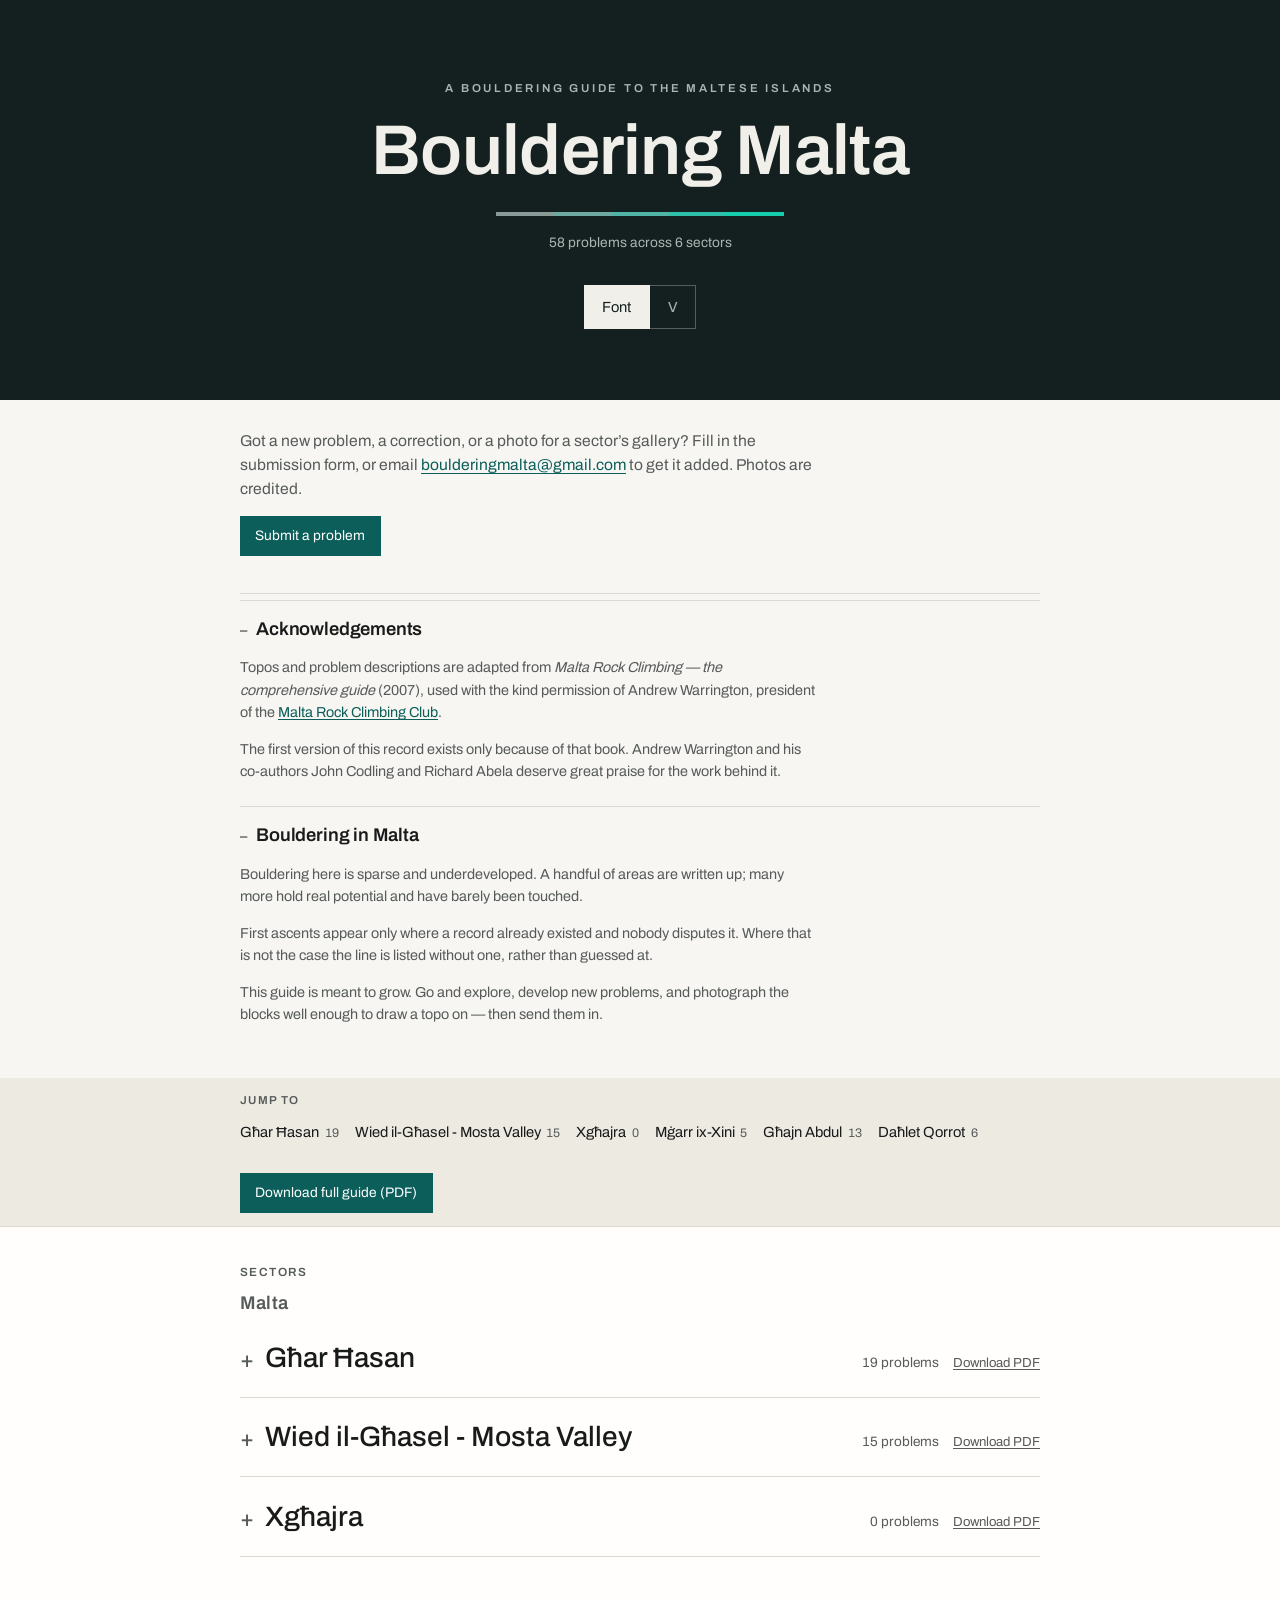
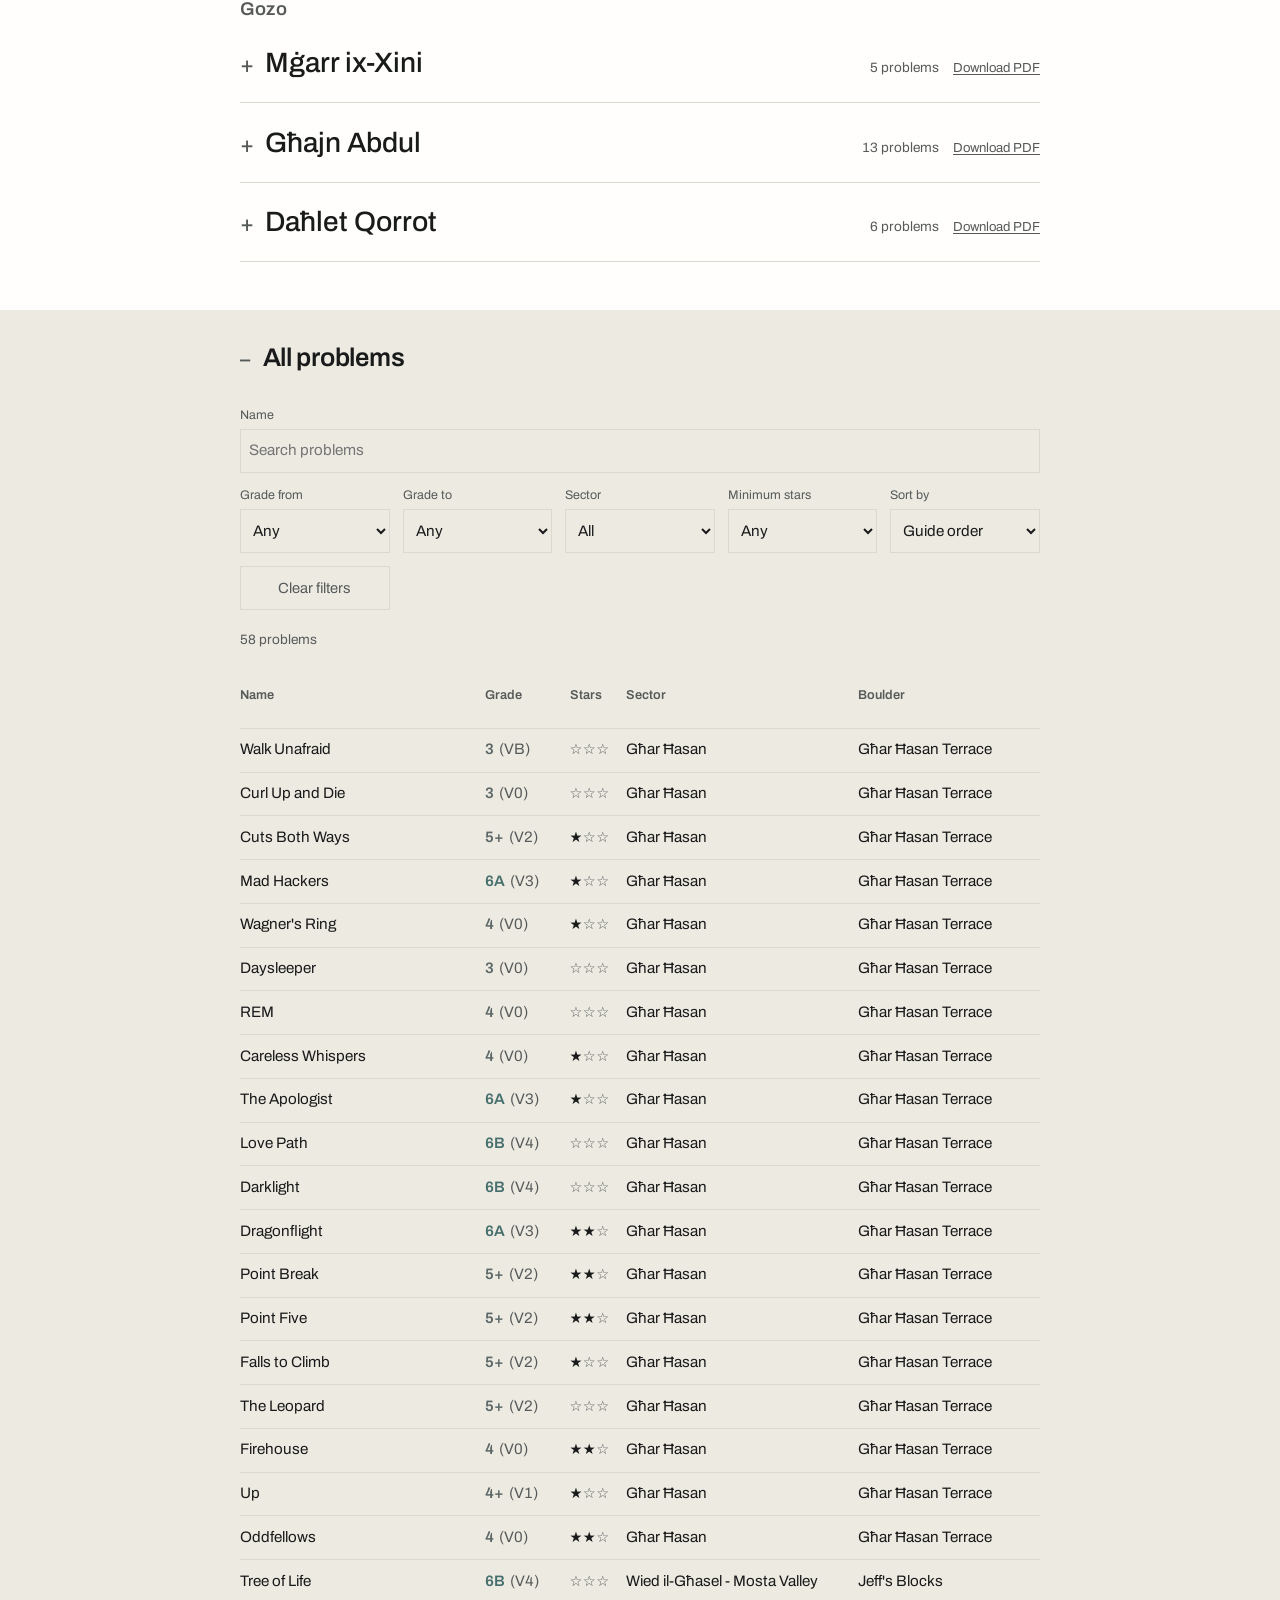
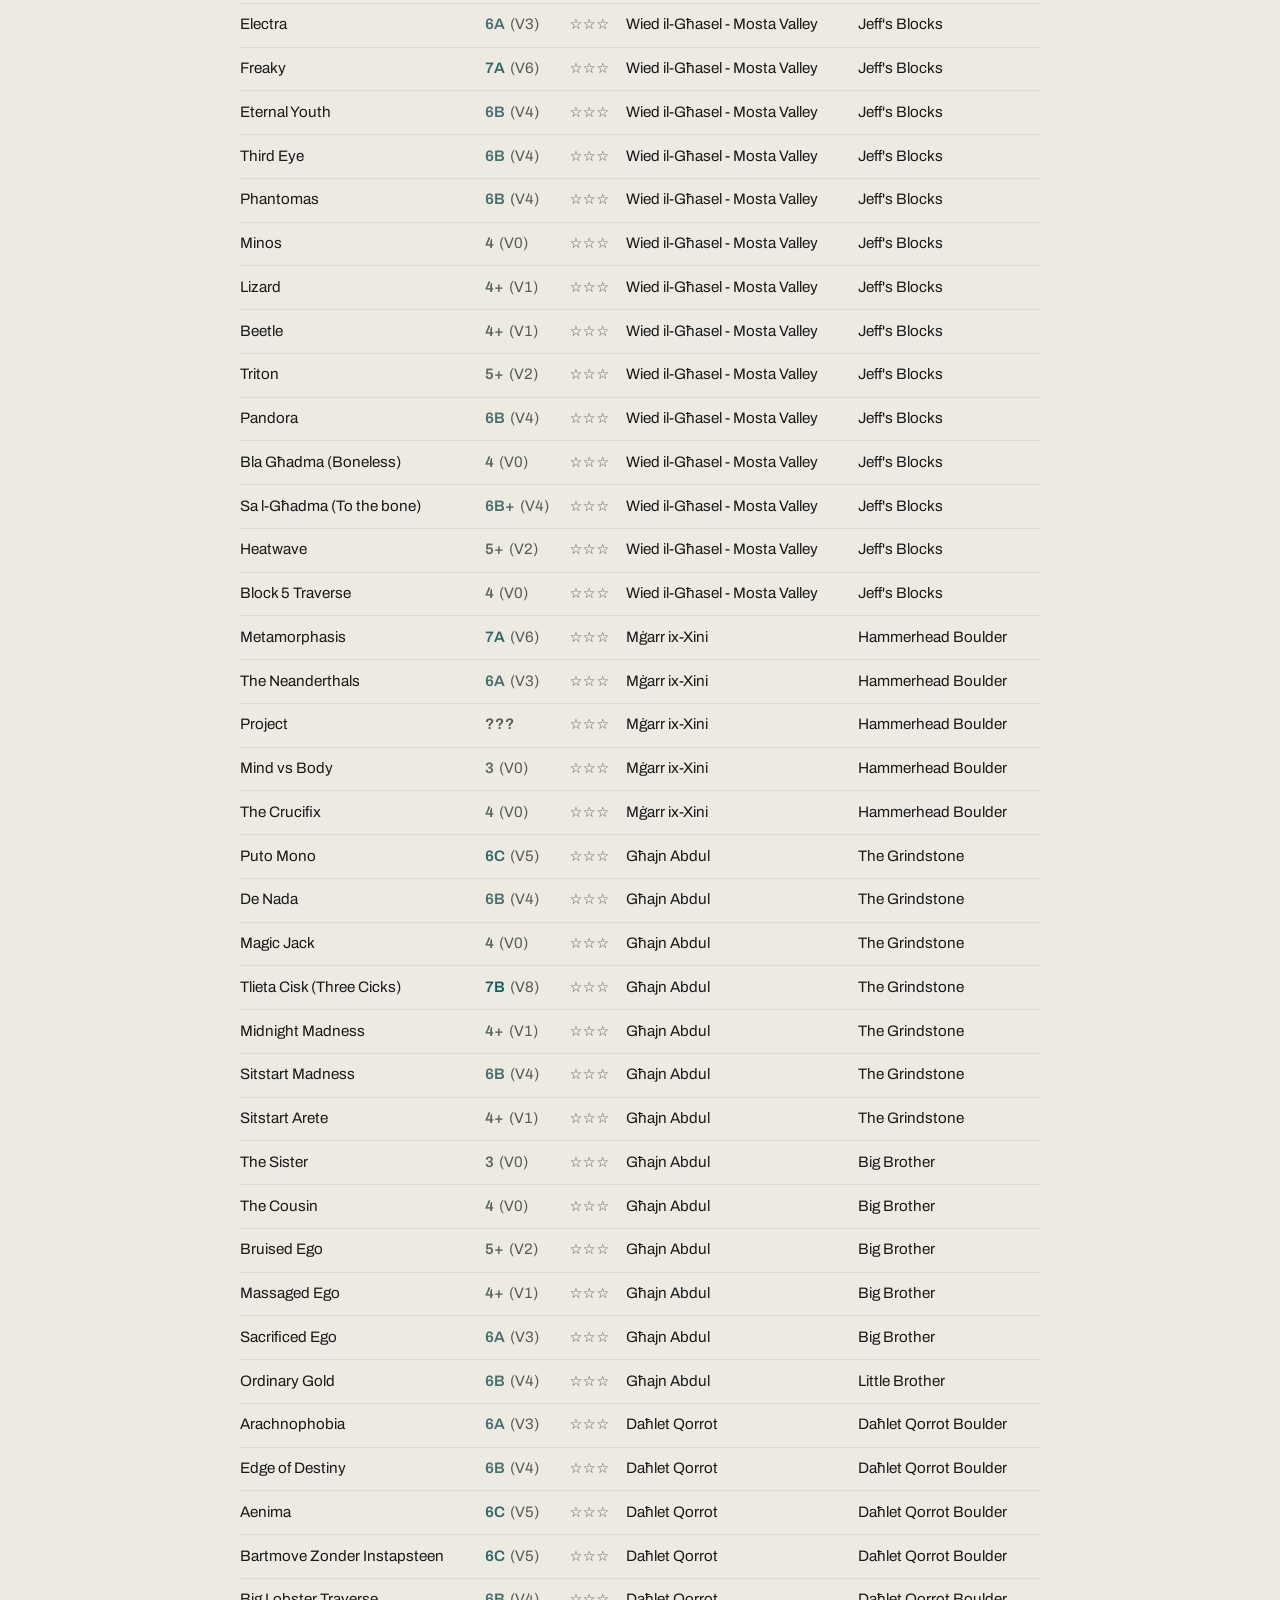
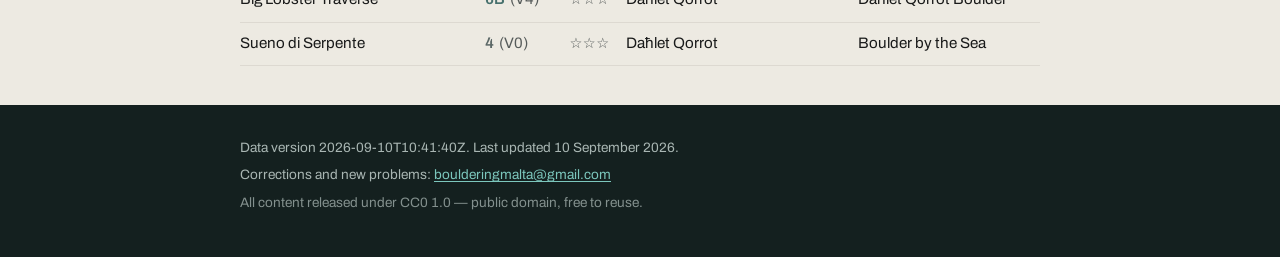
<file: index.html>
<!doctype html>
<html lang="en">
<head>
<meta charset="utf-8">
<meta name="viewport" content="width=device-width, initial-scale=1">
<title>Bouldering Malta</title>
<meta name="description" content="A bouldering guide to Malta. Sectors, topos, grades and problem descriptions. Free to use.">
<meta name="theme-color" content="#14201f">
<link rel="preload" href="fonts/archivo-latin.woff2" as="font" type="font/woff2" crossorigin>
<link rel="preload" href="fonts/archivo-latin-ext.woff2" as="font" type="font/woff2" crossorigin>
<link rel="stylesheet" href="css/style.css?v=2026-09-14">
<link rel="stylesheet" href="css/print.css" media="print">
</head>
<body class="grade-font">

<a class="skip-link" href="#sector-index">Skip to sectors</a>

<header class="band band-cover">
  <div class="band-inner masthead">
    <div id="hero" class="hero"></div>

    <div class="masthead-text">
      <p class="masthead-kicker">A bouldering guide to the Maltese Islands</p>
      <h1>Bouldering Malta</h1>
      <div class="grade-ramp" aria-hidden="true"></div>
      <p class="masthead-count" id="masthead-count"></p>

      <div class="grade-toggle" role="group" aria-label="Grade scale">
        <button type="button" id="scale-font" class="is-active" aria-pressed="true">Font</button>
        <button type="button" id="scale-v" aria-pressed="false">V</button>
      </div>
    </div>
  </div>
</header>

<main>
  <section class="band band-intro" aria-label="About this guide">
    <div class="band-inner">
      <p id="load-error" class="load-error" hidden>
        The guide data could not be loaded. Check your connection and reload the page.
        If it keeps failing, email <a href="mailto:boulderingmalta@gmail.com">boulderingmalta@gmail.com</a>.
      </p>

      <div class="contribute">
        <p class="contact">
          Got a new problem, a correction, or a photo for a sector&rsquo;s gallery?
          Fill in the submission form, or email
          <a href="mailto:boulderingmalta@gmail.com" id="contact-email">boulderingmalta@gmail.com</a>
          to get it added. Photos are credited.
        </p>
        <p class="contribute-actions">
          <a class="btn btn-solid" href="https://forms.gle/2o2iVbJeak1DbCrz5"
             target="_blank" rel="noopener">Submit a problem</a>
        </p>
      </div>

      <section class="note" aria-labelledby="ack-h">
        <details open>
          <summary><h2 id="ack-h">Acknowledgements</h2></summary>
          <p>
            Topos and problem descriptions are adapted from
            <cite>Malta Rock Climbing &mdash; the comprehensive guide</cite> (2007), used with
            the kind permission of Andrew Warrington, president of the
            <a href="https://www.climbmalta.com/" rel="noopener">Malta Rock Climbing Club</a>.
          </p>
          <p>
            The first version of this record exists only because of that book. Andrew
            Warrington and his co-authors John Codling and Richard Abela deserve great
            praise for the work behind it.
          </p>
        </details>
      </section>

      <section class="note" aria-labelledby="about-h">
        <details open>
          <summary><h2 id="about-h">Bouldering in Malta</h2></summary>
          <p>
            Bouldering here is sparse and underdeveloped. A handful of areas are written up;
            many more hold real potential and have barely been touched.
          </p>
          <p>
            First ascents appear only where a record already existed and nobody disputes it.
            Where that is not the case the line is listed without one, rather than guessed at.
          </p>
          <p>
            This guide is meant to grow. Go and explore, develop new problems, and photograph
            the blocks well enough to draw a topo on &mdash; then send them in.
          </p>
        </details>
      </section>
    </div>
  </section>

  <section id="site-gallery" class="band band-gallery" aria-labelledby="site-gallery-h" hidden>
    <div class="band-inner">
      <h2 class="band-title" id="site-gallery-h">From the crag</h2>
      <div id="site-gallery-body"></div>
    </div>
  </section>

  <nav id="sector-index" class="band band-jump" aria-label="Jump to a sector">
    <div class="band-inner jump">
      <span class="jump-label">Jump to</span>
      <ul id="sector-index-list" class="jump-list"></ul>
      <button type="button" id="print-all" class="btn btn-solid">Download full guide (PDF)</button>
    </div>
  </nav>

  <div class="band band-sectors">
    <div class="band-inner">
      <h2 class="band-title">Sectors</h2>
      <div id="sectors"></div>
    </div>
  </div>

  <section id="catalog" class="band band-catalog catalog" aria-labelledby="catalog-h">
    <div class="band-inner">
    <details id="catalog-details" open>
      <summary><h2 id="catalog-h">All problems</h2></summary>

      <div class="filters">
        <div class="filter filter-name">
          <label for="f-name">Name</label>
          <input type="search" id="f-name" placeholder="Search problems" autocomplete="off">
        </div>
        <div class="filter">
          <label for="f-grade-from">Grade from</label>
          <select id="f-grade-from"></select>
        </div>
        <div class="filter">
          <label for="f-grade-to">Grade to</label>
          <select id="f-grade-to"></select>
        </div>
        <div class="filter">
          <label for="f-sector">Sector</label>
          <select id="f-sector"></select>
        </div>
        <div class="filter">
          <label for="f-stars">Minimum stars</label>
          <select id="f-stars">
            <option value="0">Any</option>
            <option value="1">★</option>
            <option value="2">★★</option>
            <option value="3">★★★</option>
          </select>
        </div>
        <div class="filter">
          <label for="f-sort">Sort by</label>
          <select id="f-sort">
            <option value="default">Guide order</option>
            <option value="name:asc">Name (A–Z)</option>
            <option value="name:desc">Name (Z–A)</option>
            <option value="grade:asc">Grade (easiest first)</option>
            <option value="grade:desc">Grade (hardest first)</option>
            <option value="stars:desc">Stars (most first)</option>
            <option value="stars:asc">Stars (fewest first)</option>
            <option value="sector:asc">Sector (A–Z)</option>
            <option value="boulder:asc">Boulder (A–Z)</option>
          </select>
        </div>
        <button type="button" id="f-clear" class="btn btn-quiet">Clear filters</button>
      </div>

      <p id="result-count" class="result-count" aria-live="polite"></p>
      <p id="no-results" class="no-results" hidden>No problems match these filters.</p>

      <table id="catalog-table" class="catalog-table">
        <thead>
          <tr>
            <th scope="col" aria-sort="none" data-sort="name">
              <button type="button">Name<span class="sort-mark" aria-hidden="true"></span></button>
            </th>
            <th scope="col" aria-sort="none" data-sort="grade">
              <button type="button">Grade<span class="sort-mark" aria-hidden="true"></span></button>
            </th>
            <th scope="col" aria-sort="none" data-sort="stars">
              <button type="button">Stars<span class="sort-mark" aria-hidden="true"></span></button>
            </th>
            <th scope="col" aria-sort="none" data-sort="sector">
              <button type="button">Sector<span class="sort-mark" aria-hidden="true"></span></button>
            </th>
            <th scope="col" aria-sort="none" data-sort="boulder">
              <button type="button">Boulder<span class="sort-mark" aria-hidden="true"></span></button>
            </th>
          </tr>
        </thead>
        <tbody id="catalog-body"></tbody>
      </table>
    </details>
    </div>
  </section>
</main>

<footer class="band band-footer page-footer">
  <div class="band-inner">
  <p id="footer-meta"></p>
  <p>
    Corrections and new problems:
    <a href="mailto:boulderingmalta@gmail.com">boulderingmalta@gmail.com</a>
  </p>
  <p class="licence">All content released under CC0 1.0 — public domain, free to reuse.</p>
  </div>
</footer>

<div id="print-footer" class="print-footer" aria-hidden="true"></div>

<div id="lightbox" class="lightbox" hidden role="dialog" aria-modal="true" aria-labelledby="lb-caption">
  <button type="button" id="lb-close" class="lb-close" aria-label="Close image">&times;</button>
  <div class="lb-stage" id="lb-stage"></div>
  <p class="lb-caption" id="lb-caption"></p>
</div>

<script type="module" src="js/app.js"></script>
</body>
</html>
</file>
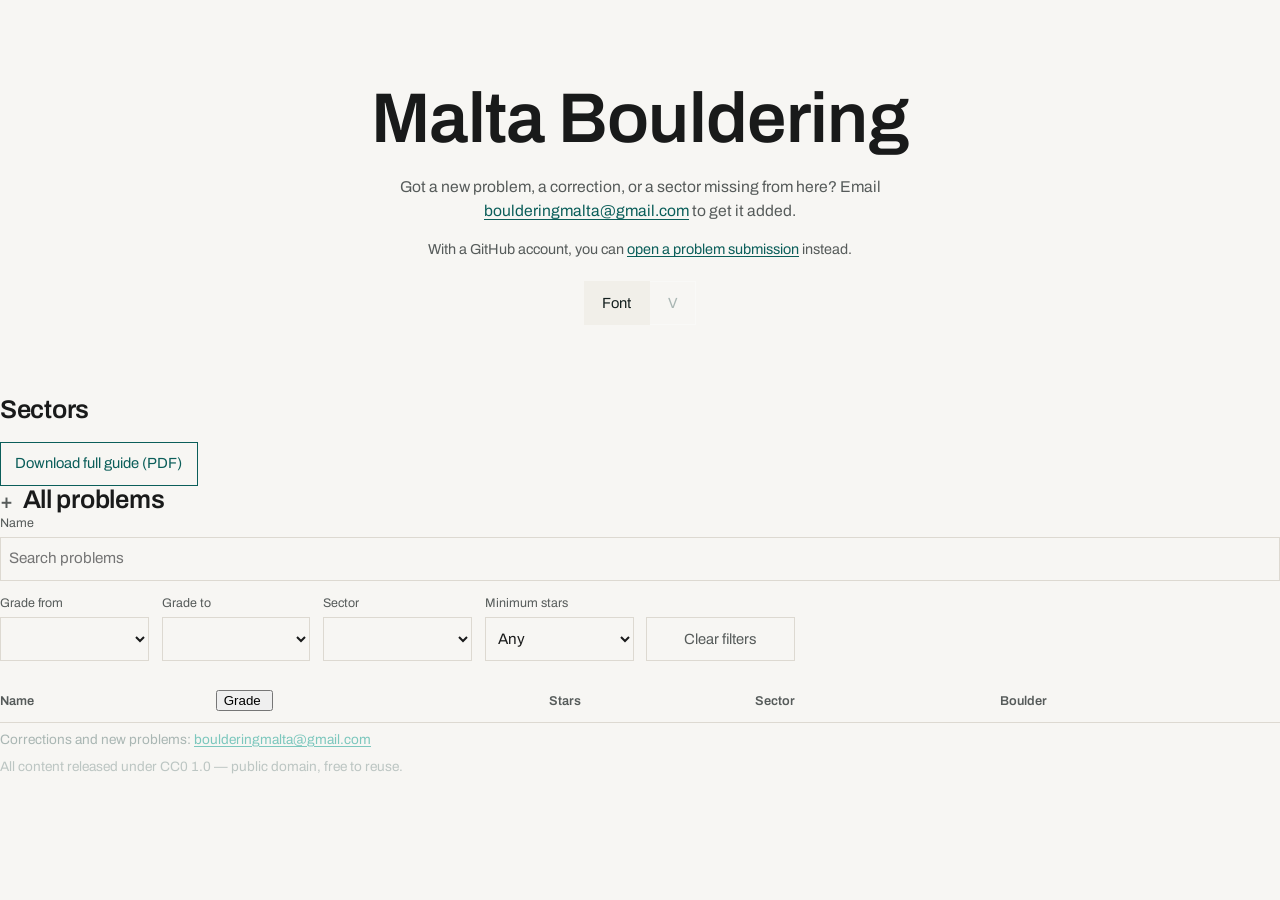
<file: index-1.html>
<!doctype html>
<html lang="en">
<head>
<meta charset="utf-8">
<meta name="viewport" content="width=device-width, initial-scale=1">
<title>Malta Bouldering</title>
<meta name="description" content="A bouldering guide to Malta. Sectors, topos, grades and problem descriptions. Free to use, works offline.">
<meta name="theme-color" content="#f7f6f3">
<link rel="stylesheet" href="css/style.css">
<link rel="stylesheet" href="css/print.css" media="print">
</head>
<body class="grade-font">

<a class="skip-link" href="#sector-index">Skip to sectors</a>

<div id="update-bar" class="update-bar" hidden>
  <span>A newer version of the guide is available.</span>
  <button type="button" id="update-reload">Reload</button>
</div>

<header class="masthead">
  <div id="hero" class="hero"></div>

  <div class="masthead-text">
    <h1>Malta Bouldering</h1>

    <p class="contact">
      Got a new problem, a correction, or a sector missing from here?
      Email <a href="mailto:boulderingmalta@gmail.com" id="contact-email">boulderingmalta@gmail.com</a>
      to get it added.
    </p>
    <p class="contact contact-alt">
      With a GitHub account, you can
      <a href="#" id="issue-link" rel="noopener">open a problem submission</a> instead.
    </p>

    <div class="grade-toggle" role="group" aria-label="Grade scale">
      <button type="button" id="scale-font" class="is-active" aria-pressed="true">Font</button>
      <button type="button" id="scale-v" aria-pressed="false">V</button>
    </div>
  </div>
</header>

<main>
  <p id="load-error" class="load-error" hidden>
    The guide data could not be loaded. Check your connection and reload the page.
    If it keeps failing, email <a href="mailto:boulderingmalta@gmail.com">boulderingmalta@gmail.com</a>.
  </p>

  <nav id="sector-index" class="sector-index" aria-labelledby="sector-index-h">
    <h2 id="sector-index-h">Sectors</h2>
    <ol id="sector-index-list"></ol>
    <button type="button" id="print-all" class="btn">Download full guide (PDF)</button>
  </nav>

  <div id="sectors"></div>

  <section id="catalog" class="catalog" aria-labelledby="catalog-h">
    <h2 id="catalog-h">All problems</h2>

    <div class="filters">
      <div class="filter filter-name">
        <label for="f-name">Name</label>
        <input type="search" id="f-name" placeholder="Search problems" autocomplete="off">
      </div>
      <div class="filter">
        <label for="f-grade-from">Grade from</label>
        <select id="f-grade-from"></select>
      </div>
      <div class="filter">
        <label for="f-grade-to">Grade to</label>
        <select id="f-grade-to"></select>
      </div>
      <div class="filter">
        <label for="f-sector">Sector</label>
        <select id="f-sector"></select>
      </div>
      <div class="filter">
        <label for="f-stars">Minimum stars</label>
        <select id="f-stars">
          <option value="0">Any</option>
          <option value="1">★</option>
          <option value="2">★★</option>
          <option value="3">★★★</option>
        </select>
      </div>
      <button type="button" id="f-clear" class="btn btn-quiet">Clear filters</button>
    </div>

    <p id="result-count" class="result-count" aria-live="polite"></p>
    <p id="no-results" class="no-results" hidden>No problems match these filters.</p>

    <table id="catalog-table" class="catalog-table">
      <thead>
        <tr>
          <th scope="col">Name</th>
          <th scope="col" aria-sort="none" id="th-grade">
            <button type="button" id="sort-grade">Grade<span class="sort-mark" aria-hidden="true"></span></button>
          </th>
          <th scope="col">Stars</th>
          <th scope="col">Sector</th>
          <th scope="col">Boulder</th>
        </tr>
      </thead>
      <tbody id="catalog-body"></tbody>
    </table>
  </section>
</main>

<footer class="page-footer">
  <p id="footer-meta"></p>
  <p>
    Corrections and new problems:
    <a href="mailto:boulderingmalta@gmail.com">boulderingmalta@gmail.com</a>
  </p>
  <p class="licence">All content released under CC0 1.0 — public domain, free to reuse.</p>
</footer>

<div id="print-footer" class="print-footer" aria-hidden="true"></div>

<div id="lightbox" class="lightbox" hidden role="dialog" aria-modal="true" aria-labelledby="lb-caption">
  <button type="button" id="lb-close" class="lb-close" aria-label="Close image">&times;</button>
  <div class="lb-stage" id="lb-stage"></div>
  <p class="lb-caption" id="lb-caption"></p>
</div>

<script src="js/app.js" defer></script>
</body>
</html>
</file>
<file: css/style.css>
/* Malta Bouldering — screen styles
   Type-led, near-black on off-white, one accent, no decorative borders. */

/* Archivo, self-hosted so the guide pulls nothing from a third party.

   These are Google's own subset builds of the variable font, so one file per
   subset covers the whole 100-900 weight axis — hence `font-weight: 100 900`
   rather than a file per weight. The latin-ext file is not optional here: it
   carries Ħ ħ Ġ ġ Ż ż Ċ ċ, without which Maltese sector names break mid-word.

   Licence: SIL OFL 1.1, see fonts/OFL.txt. */
@font-face {
  font-family: "Archivo";
  font-style: normal;
  font-weight: 100 900;
  font-display: swap;
  src: url("../fonts/archivo-latin.woff2") format("woff2");
  unicode-range: U+0000-00FF, U+0131, U+0152-0153, U+02BB-02BC, U+02C6, U+02DA,
    U+02DC, U+0304, U+0308, U+0329, U+2000-206F, U+20AC, U+2122, U+2191, U+2193,
    U+2212, U+2215, U+FEFF, U+FFFD;
}
@font-face {
  font-family: "Archivo";
  font-style: normal;
  font-weight: 100 900;
  font-display: swap;
  src: url("../fonts/archivo-latin-ext.woff2") format("woff2");
  unicode-range: U+0100-02BA, U+02BD-02C5, U+02C7-02CC, U+02CE-02D7, U+02DD-02FF,
    U+0304, U+0308, U+0329, U+1D00-1DBF, U+1E00-1E9F, U+1EF2-1EFF, U+2020,
    U+20A0-20AB, U+20AD-20C0, U+2113, U+2C60-2C7F, U+A720-A7FF;
}

:root {
  /* Bands. Each region of the page gets its own tone, edge to edge, so the
     separation comes from the surface rather than from borders or shadows. */
  --deep: #14201f;
  --deep-ink: #f1efe9;
  --deep-soft: #a9b6b3;
  --deep-accent: #7cc7bd;
  --paper: #f7f6f3;
  --raised: #fffefc;
  --tint: #edeae2;

  --bg: #f7f6f3;
  --ink: #191a1a;
  --ink-soft: #565b5a;
  --rule: #ddd9d1;
  --accent: #0b5e5a;
  --accent-soft: #e3ece9;

  /* Grade ramp on the dark cover band. The g1-g5 values below are text colours
     for light paper — against #14201f the hard end falls to 1.6:1 and vanishes,
     so the band gets the same hue family lifted, running 5.7:1 to 8.3:1.
     Harder still reads as more emphasis; on a dark ground that means brighter
     rather than darker. */
  --ramp-1: #8a9a97;
  --ramp-2: #6fa9a2;
  --ramp-3: #4fb3a6;
  --ramp-4: #2ec0a8;
  --ramp-5: #16cdad;

  /* grade ramp: one hue family, easy (muted) to hard (saturated, dark) */
  --g1: #5c6867;
  --g2: #46706d;
  --g3: #2f6a66;
  --g4: #135e5a;
  --g5: #0a4744;

  /* Both roles are Archivo now. They stay as separate tokens so a second face
     can be reintroduced for either role without touching every rule. */
  --display: "Archivo", ui-sans-serif, system-ui, -apple-system, "Segoe UI", Roboto, sans-serif;
  --text: "Archivo", ui-sans-serif, system-ui, -apple-system, "Segoe UI", Roboto, sans-serif;

  --measure: 36rem;
  --pad: 1.25rem;
}

*, *::before, *::after { box-sizing: border-box; }

html { -webkit-text-size-adjust: 100%; }

body {
  margin: 0;
  background: var(--bg);
  color: var(--ink);
  font-family: var(--text);
  font-size: 17px;
  line-height: 1.55;
  font-variant-numeric: tabular-nums;
}

/* ---------- bands ---------- */

.band { width: 100%; }
.band-inner {
  max-width: 54rem;
  margin: 0 auto;
  padding-left: var(--pad);
  padding-right: var(--pad);
}

.band-cover   { background: var(--deep); color: var(--deep-ink); }
.band-intro   { background: var(--paper); }
.band-jump    { background: var(--tint); border-bottom: 1px solid var(--rule); }
.band-sectors { background: var(--raised); }
.band-catalog { background: var(--tint); }
.band-footer  { background: var(--deep); color: var(--deep-soft); }

.band-intro   > .band-inner { padding-top: 1.6rem; padding-bottom: 1.6rem; }
.band-jump    > .band-inner { padding-top: 0.85rem; padding-bottom: 0.85rem; }
.band-sectors > .band-inner { padding-top: 2.4rem; padding-bottom: 3rem; }
.band-catalog > .band-inner { padding-top: 1rem; padding-bottom: 2.4rem; }
.band-footer  > .band-inner { padding-top: 2rem; padding-bottom: 2.4rem; }

/* The label that opens a band, distinct from the serif headings inside it. */
.band-title {
  font-family: var(--text);
  font-size: 0.74rem;
  font-weight: 600;
  letter-spacing: 0.12em;
  text-transform: uppercase;
  color: var(--ink-soft);
  margin-bottom: 0.9rem;
}

h1, h2, h3, h4 {
  font-family: var(--display);
  font-weight: 600;
  line-height: 1.1;
  margin: 0;
  letter-spacing: -0.01em;
}

h1 { font-size: 2.6rem; }
h2 { font-size: 1.6rem; }
h3 { font-size: 1.22rem; }
h4 { font-size: 1.22rem; }

p { margin: 0 0 0.9rem; max-width: var(--measure); }

a { color: var(--accent); text-underline-offset: 0.16em; }
a:hover { text-decoration-thickness: 2px; }

:focus-visible {
  outline: 2px solid var(--accent);
  outline-offset: 2px;
}

.skip-link {
  position: absolute;
  left: -9999px;
}
.skip-link:focus {
  left: var(--pad);
  top: 0.5rem;
  z-index: 40;
  background: var(--bg);
  padding: 0.6rem 0.9rem;
}

/* ---------- buttons ---------- */

.btn {
  font: inherit;
  font-size: 0.92rem;
  color: var(--accent);
  background: none;
  border: 1px solid var(--accent);
  border-radius: 0;
  padding: 0.55rem 0.9rem;
  min-height: 44px;
  cursor: pointer;
}
.btn:hover { background: var(--accent-soft); }

/* Whole-guide download: the one solid, deliberate action on the page. */
.btn-solid {
  background: var(--accent);
  border-color: var(--accent);
  color: #fff;
  font-size: 0.86rem;
  padding: 0.5rem 0.9rem;
  min-height: 40px;
  flex: 0 0 auto;
}
.btn-solid:hover { background: #0a4f4b; border-color: #0a4f4b; }
a.btn-solid { display: inline-block; text-decoration: none; }


/* Per-sector download: a quiet text link, so it reads as a detail of the row
   it sits in rather than a second call to action. */
.print-sector,
.print-sector:hover {
  background: none;
  border: 0;
  padding: 0;
  min-height: 0;
  font-size: 0.82rem;
  color: var(--ink-soft);
  text-decoration: underline;
  text-underline-offset: 0.18em;
}
.print-sector:hover { color: var(--accent); }
.btn-quiet {
  border-color: var(--rule);
  color: var(--ink-soft);
}

/* ---------- masthead ---------- */

.masthead { padding-top: 4rem; padding-bottom: 3.4rem; text-align: center; }

/* Centring the title means centring what sits under it, or the block reads as
   two different layouts stacked. The measure still applies — it is just
   centred rather than flush left. */
.masthead-text p { margin-left: auto; margin-right: auto; }

.masthead-kicker {
  font-size: 0.72rem;
  font-weight: 600;
  letter-spacing: 0.24em;
  text-transform: uppercase;
  color: var(--deep-soft);
  margin: 0 0 0.9rem;
  max-width: none;
}

/* The guide's own grade ramp, easy to hard — the same five values the grades
   use throughout, so the masthead carries the system rather than an ornament. */
.grade-ramp {
  width: min(18rem, 60%);
  height: 4px;
  margin: 1.4rem auto 0;
  background: linear-gradient(to right,
    var(--ramp-1) 0 20%, var(--ramp-2) 20% 40%, var(--ramp-3) 40% 60%,
    var(--ramp-4) 60% 80%, var(--ramp-5) 80% 100%);
}

.masthead-count {
  font-size: 0.86rem;
  color: var(--deep-soft);
  margin: 1rem 0 1.6rem;
  max-width: none;
  font-variant-numeric: tabular-nums;
}
.masthead-count:empty { display: none; }

.hero { margin: 0 0 1.6rem; }
.hero:empty { display: none; }
.hero img { border-radius: 2px; }

.masthead h1 {
  font-size: clamp(2.6rem, 11vw, 4.4rem);
  margin-bottom: 1.1rem;
}

.contact {
  font-size: 0.98rem;
  color: var(--ink-soft);
}
.contact a { color: var(--accent); }
.hero-credit { color: var(--deep-soft); }

/* Submission routes: the band's opening line, ahead of the collapsible notes.
   Left-aligned like everything else on paper — it was the centring of this
   block that made the banner noisy. */
.contribute {
  padding: 0.2rem 0 1.4rem;
  border-bottom: 1px solid var(--rule);
  margin-bottom: 0.4rem;
}
.contribute-actions { margin: 0 0 0.9rem; max-width: none; }
.contact-alt { font-size: 0.9rem; }

.grade-toggle {
  display: inline-flex;
  margin-top: 0.4rem;
}
.grade-toggle button {
  font: inherit;
  font-size: 0.92rem;
  min-height: 44px;
  padding: 0.5rem 1.1rem;
  background: none;
  color: var(--deep-soft);
  border: 1px solid rgba(255, 255, 255, 0.28);
  cursor: pointer;
}
.grade-toggle button + button { border-left: 0; }
.grade-toggle button.is-active {
  color: var(--deep);
  background: var(--deep-ink);
  border-color: var(--deep-ink);
}

/* ---------- images ---------- */

/* Anything that will not load shows its alt text in a plain outlined box
   instead of the browser's broken-image glyph. */
img.is-missing {
  display: flex;
  align-items: center;
  justify-content: center;
  text-align: center;
  min-height: 9rem;
  padding: 1rem;
  border: 1px dashed var(--rule);
  color: var(--ink-soft);
  font-size: 0.82rem;
  line-height: 1.35;
  font-style: italic;
}

.hero img { display: block; width: 100%; height: auto; }
/* A missing hero stays a compact strip. Holding open a 16:9 void at the top of
   the page is worse than saying nothing. On the dark cover band the fallback
   needs its own light treatment. */
.hero img.is-missing {
  min-height: 5rem;
  border-color: rgba(255, 255, 255, 0.25);
  color: var(--deep-soft);
}
.hero-credit {
  margin: 0.35rem var(--pad) 0;
  font-size: 0.78rem;
  color: var(--ink-soft);
}

figure { margin: 0 0 1.4rem; }
figure img { display: block; width: 100%; height: auto; }

.topo-btn {
  display: block;
  width: 100%;
  padding: 0;
  border: 0;
  background: none;
  cursor: zoom-in;
}
.topo-btn img.is-missing { aspect-ratio: 4 / 3; }

figcaption {
  font-size: 0.8rem;
  color: var(--ink-soft);
  margin-top: 0.4rem;
}

/* ---------- jump bar ---------- */

/* Navigation, not content. Small sans type on one line, so it can never be
   mistaken for the serif sector headings it points at. */
.jump {
  display: flex;
  align-items: baseline;
  flex-wrap: wrap;
  gap: 0.5rem 0.9rem;
}

.jump-label {
  font-size: 0.72rem;
  font-weight: 600;
  letter-spacing: 0.12em;
  text-transform: uppercase;
  color: var(--ink-soft);
}

.jump-list {
  display: flex;
  flex-wrap: wrap;
  gap: 0.3rem 1rem;
  list-style: none;
  margin: 0;
  padding: 0;
  flex: 1 1 auto;
}
.jump-list a {
  display: inline-flex;
  align-items: baseline;
  gap: 0.35rem;
  min-height: 44px;
  align-content: center;
  font-size: 0.92rem;
  color: var(--ink);
  text-decoration: none;
}
.jump-list a:hover .jump-name { text-decoration: underline; }
.jump-list .count { font-size: 0.78rem; color: var(--ink-soft); }

/* ---------- sectors ---------- */

/* Island groups. Only rendered when the guide actually spans both, so a
   single-island guide is not labelled with something it does not contrast. */
.island-title {
  font-size: 1.15rem;
  font-weight: 600;
  letter-spacing: 0.01em;
  color: var(--ink-soft);
  margin: 2.6rem 0 0.3rem;
}
.island-group:first-child .island-title { margin-top: 0.3rem; }


.sector {
  border-top: 1px solid var(--rule);
}
.sector:first-of-type { border-top: 0; }
.sector:last-of-type { border-bottom: 1px solid var(--rule); }

.sector > summary {
  display: flex;
  align-items: baseline;
  gap: 0.9rem;
  flex-wrap: wrap;
  padding: 1.1rem 0;
  cursor: pointer;
  list-style: none;
  min-height: 44px;
}
.sector > summary::-webkit-details-marker { display: none; }

.sector-name {
  font-family: var(--display);
  font-weight: 500;
  font-size: 1.75rem;
  flex: 1 1 auto;
}
.sector-name::before {
  content: "+";
  display: inline-block;
  width: 1.1em;
  color: var(--ink-soft);
  font-family: var(--text);
  font-size: 0.8em;
}
.sector[open] .sector-name::before { content: "–"; }

.sector-count {
  font-size: 0.85rem;
  color: var(--ink-soft);
}

.sector-body { padding: 0.2rem 0 2.6rem; }

.sector-notes { margin: 0 0 1.6rem; }
.sector-notes dt {
  font-size: 0.78rem;
  color: var(--ink-soft);
  margin-top: 0.9rem;
}
.sector-notes dd {
  margin: 0.15rem 0 0;
  max-width: var(--measure);
}

.coords {
  font-size: 0.95rem;
}

/* ---------- boulders ---------- */

.boulder {
  padding: 1.8rem 0 0;
  scroll-margin-top: 1rem;
}
.boulder h4 { margin-bottom: 0.5rem; }

.climbs {
  list-style: none;
  margin: 0.6rem 0 0;
  padding: 0;
}

.climb {
  padding: 0.55rem 0;
  border-top: 1px solid var(--rule);
  scroll-margin-top: 1rem;
}
.climb:first-child { border-top: 0; }

.climb-line {
  display: grid;
  grid-template-columns: 1.6rem minmax(0, 1fr) auto;
  column-gap: 0.6rem;
  align-items: baseline;
}
.climb-num {
  color: var(--ink-soft);
  font-size: 0.9rem;
}
.climb-name { font-weight: 600; }
.climb-start {
  color: var(--ink-soft);
  font-size: 0.85rem;
  margin-left: 0.4rem;
  font-weight: 400;
}
.climb-meta {
  display: flex;
  align-items: baseline;
  gap: 0.55rem;
  justify-content: flex-end;
}
.stars {
  color: var(--ink-soft);
  letter-spacing: 0.03em;
  font-size: 0.9rem;
  width: 3.6em;
  text-align: right;
}
.stars .on { color: var(--ink); }

.climb-desc,
.climb-fa {
  grid-column: 2 / -1;
  margin: 0.25rem 0 0;
  font-size: 0.95rem;
  max-width: var(--measure);
}
.climb-fa { color: var(--ink-soft); font-size: 0.85rem; }

.copy-link {
  font: inherit;
  font-size: 0.78rem;
  color: var(--ink-soft);
  background: none;
  border: 0;
  padding: 0.4rem;
  cursor: pointer;
  min-width: 44px;
  min-height: 44px;
}
.copy-link:hover { color: var(--accent); }

.climb-photos {
  grid-column: 2 / -1;
  display: flex;
  flex-wrap: wrap;
  gap: 0.8rem;
  margin-top: 0.7rem;
}
.climb-photos figure { margin: 0; width: 8.5rem; }
.climb-photos img.is-missing { aspect-ratio: 3 / 4; font-size: 0.7rem; min-height: 0; }
.climb-photos figcaption { font-size: 0.72rem; }

/* grade display — both scales in the DOM, inactive one bracketed */

.grade {
  display: inline-flex;
  gap: 0.32em;
  justify-content: flex-end;
  min-width: 6.4em;
  font-weight: 600;
}
body.grade-font .g-v,
body.grade-v .g-font {
  order: 2;
  font-weight: 400;
  color: var(--ink-soft);
}
body.grade-font .g-v::before,
body.grade-v .g-font::before { content: "("; }
body.grade-font .g-v::after,
body.grade-v .g-font::after { content: ")"; }

/* An open project: no grade, so no place on the colour ramp either. */
.grade-project {
  color: var(--ink-soft);
  letter-spacing: 0.06em;
}

.g1 { color: var(--g1); }
.g2 { color: var(--g2); }
.g3 { color: var(--g3); }
.g4 { color: var(--g4); }
.g5 { color: var(--g5); }

.target-flash { animation: flash 1.6s ease-out; }
@keyframes flash {
  0%, 60% { background: var(--accent-soft); }
  100% { background: transparent; }
}

/* ---------- intro notes ---------- */

.note { padding: 0 0 0.4rem; }
.note + .note { margin-top: -0.2rem; }
.note > details[open] { padding-bottom: 0.4rem; }
.note > details > summary { padding: 0.85rem 0; min-height: 0; }
.note h2 { font-size: 1.15rem; }
.note p {
  margin: 0 0 0.9rem;
  font-size: 0.9rem;
  color: var(--ink-soft);
}
.note cite { font-style: italic; }

/* ---------- galleries ---------- */

.band-gallery { background: var(--raised); }
.band-gallery > .band-inner { padding-top: 1.8rem; padding-bottom: 2rem; }

.gallery { margin: 1.4rem 0 1.8rem; }
.gallery-title {
  font-family: var(--text);
  font-size: 0.74rem;
  font-weight: 600;
  letter-spacing: 0.12em;
  text-transform: uppercase;
  color: var(--ink-soft);
  margin-bottom: 0.7rem;
}

/* A rail rather than a grid: only the first few frames are on screen, so only
   the first few images are ever fetched. */
.gallery-strip {
  display: flex;
  gap: 0.6rem;
  overflow-x: auto;
  padding-bottom: 0.6rem;
  scroll-snap-type: x proximity;
  -webkit-overflow-scrolling: touch;
}

.gallery-item {
  flex: 0 0 auto;
  margin: 0;
  scroll-snap-align: start;
  max-width: 15rem;
}

/* Fixed frame plus object-fit: the strip holds its shape before a single
   photo has arrived, so nothing jumps as they load. */
.gallery-btn {
  display: block;
  width: 13rem;
  height: 9.5rem;
  padding: 0;
  border: 0;
  border-radius: 2px;
  overflow: hidden;
  background: var(--tint);
  cursor: zoom-in;
}
.gallery-btn img {
  width: 100%;
  height: 100%;
  object-fit: cover;
  display: block;
}
.gallery-btn img.is-missing {
  object-fit: contain;
  min-height: 0;
  font-size: 0.7rem;
}

.gallery figcaption {
  font-size: 0.72rem;
  color: var(--ink-soft);
  margin-top: 0.35rem;
  max-width: 13rem;
}

@media (max-width: 767px) {
  .gallery-btn { width: 10.5rem; height: 8rem; }
  .gallery figcaption { max-width: 10.5rem; }
}

/* ---------- catalog ---------- */

.catalog { padding: 0; }

.catalog > .band-inner > details { border-top: 0; }
.note > details { border-top: 1px solid var(--rule); }

.catalog > .band-inner > details > summary,
.note > details > summary {
  display: flex;
  align-items: baseline;
  padding: 1.1rem 0;
  cursor: pointer;
  list-style: none;
  min-height: 44px;
}
.catalog > .band-inner > details > summary::-webkit-details-marker,
.note > details > summary::-webkit-details-marker { display: none; }

.catalog h2,
.note h2 { margin-bottom: 0; }
.catalog h2::before,
.note h2::before {
  content: "+";
  display: inline-block;
  width: 1.1em;
  color: var(--ink-soft);
  font-family: var(--text);
  font-size: 0.8em;
}
.catalog > .band-inner > details[open] h2::before,
.note > details[open] h2::before { content: "–"; }

.catalog > .band-inner > details[open] > summary { margin-bottom: 1rem; }

.filters {
  display: grid;
  grid-template-columns: repeat(auto-fit, minmax(9rem, 1fr));
  gap: 0.8rem;
  align-items: end;
  margin-bottom: 1.2rem;
}
.filter { display: flex; flex-direction: column; gap: 0.25rem; }
.filter-name { grid-column: 1 / -1; }
.filter label { font-size: 0.78rem; color: var(--ink-soft); }
.filter input,
.filter select {
  font: inherit;
  font-size: 0.95rem;
  min-height: 44px;
  padding: 0.4rem 0.5rem;
  background: transparent;
  color: var(--ink);
  border: 1px solid var(--rule);
  border-radius: 0;
}

.result-count { font-size: 0.85rem; color: var(--ink-soft); }
.no-results { font-size: 0.95rem; }

.catalog-table {
  width: 100%;
  border-collapse: collapse;
  font-size: 0.95rem;
}
.catalog-table th,
.catalog-table td {
  text-align: left;
  padding: 0.6rem 0.6rem 0.6rem 0;
  border-bottom: 1px solid var(--rule);
  vertical-align: baseline;
}
.catalog-table th {
  font-weight: 600;
  font-size: 0.8rem;
  color: var(--ink-soft);
}
.catalog-table .grade { justify-content: flex-start; min-width: 0; }

.catalog-table th[data-sort] button {
  font: inherit;
  color: inherit;
  background: none;
  border: 0;
  padding: 0;
  cursor: pointer;
  min-height: 44px;
  text-align: left;
  white-space: nowrap;
}
.catalog-table th[data-sort] button:hover { color: var(--ink); }
.catalog-table th.is-sorted { color: var(--ink); }
.sort-mark { margin-left: 0.35em; }

.load-error {
  padding: 2rem 0;
  font-size: 1.05rem;
}

/* ---------- footer ---------- */

.page-footer {
  font-size: 0.85rem;
  color: var(--deep-soft);
}
.page-footer p { margin-bottom: 0.4rem; max-width: var(--measure); }
.page-footer a { color: var(--deep-accent); }
.page-footer .licence { color: var(--deep-soft); opacity: 0.75; }

.print-footer { display: none; }

/* ---------- lightbox ---------- */

.lightbox {
  position: fixed;
  inset: 0;
  z-index: 50;
  background: rgba(15, 16, 16, 0.92);
  display: flex;
  flex-direction: column;
  align-items: center;
  justify-content: center;
  padding: 1rem;
}
.lightbox[hidden] { display: none; }

.lb-stage {
  max-width: 100%;
  max-height: 80vh;
  overflow: auto;
  touch-action: pinch-zoom;
  -webkit-overflow-scrolling: touch;
}
.lb-stage img {
  display: block;
  max-width: 100%;
  height: auto;
}
.lb-stage img.is-missing {
  width: min(90vw, 60rem);
  aspect-ratio: 4 / 3;
  font-size: 0.95rem;
}
.lb-caption {
  color: #e9e9e6;
  font-size: 0.85rem;
  margin: 0.9rem 0 0;
  text-align: center;
  max-width: 40rem;
}
.lb-close {
  position: absolute;
  top: 0.5rem;
  right: 0.5rem;
  font-size: 1.8rem;
  line-height: 1;
  min-width: 44px;
  min-height: 44px;
  background: none;
  border: 0;
  color: #fff;
  cursor: pointer;
}

/* ---------- wider screens ---------- */

@media (min-width: 768px) {
  body { font-size: 18px; }
  :root { --pad: 2rem; }

  .masthead {
    padding-top: 5rem;
    padding-bottom: 4.4rem;
  }
  .climb-photos figure { width: 10rem; }
}

/* ---------- narrow: catalog becomes stacked cards ---------- */

@media (max-width: 767px) {
  .catalog-table thead { display: none; }
  .catalog-table,
  .catalog-table tbody,
  .catalog-table tr,
  .catalog-table td { display: block; width: 100%; }
  .catalog-table tr {
    padding: 0.8rem 0;
    border-bottom: 1px solid var(--rule);
  }
  .catalog-table td {
    border: 0;
    padding: 0.1rem 0;
    display: flex;
    gap: 0.6rem;
  }
  .catalog-table td::before {
    content: attr(data-label);
    flex: 0 0 5.5rem;
    font-size: 0.78rem;
    color: var(--ink-soft);
  }
  .catalog-table td:first-child::before { display: none; }
  .catalog-table td:first-child {
    font-weight: 600;
    font-size: 1.05rem;
    margin-bottom: 0.2rem;
  }
  .sort-only-desktop { display: none; }
}

@media (prefers-reduced-motion: reduce) {
  * { animation: none !important; transition: none !important; }
}
</file>
<file: css/print.css>
/* Malta Bouldering — print / PDF styles.
   Driven by body[data-print-sector] and .print-target set by app.js. */

@page {
  margin: 16mm 14mm 18mm;
}

body {
  background: #fff !important;
  color: #000 !important;
  font-size: 10.5pt;
  line-height: 1.4;
}

a { color: #000 !important; text-decoration: none; }

/* Chrome that never prints */
.skip-link,
.grade-toggle,
.copy-link,
.band-title,
.btn,
.lightbox,
#load-error { display: none !important; }

/* Band tones are a screen device: print is black on white throughout. */
.band,
.band-cover,
.band-jump,
.band-sectors,
.band-catalog,
.band-footer {
  background: none !important;
  color: #000 !important;
  border: 0 !important;
}
.band-inner { max-width: none; padding: 0; }

/* When a print run is active, strip everything but the target sector(s) */
/* The island heading would orphan itself above a page break, and each sector
   already prints its own name. */
body[data-print-sector] .island-title,
body[data-print-sector] .band-jump,
body[data-print-sector] .masthead,
body[data-print-sector] .sector-index,
body[data-print-sector] .note,
body[data-print-sector] .catalog,
body[data-print-sector] .page-footer { display: none !important; }

body[data-print-sector] .sector:not(.print-target) { display: none !important; }

body[data-print-sector] .sector {
  border: 0;
  page-break-before: always;
}
body[data-print-sector] .sector.print-first { page-break-before: auto; }

body[data-print-sector] .sector > summary {
  padding: 0 0 0.4rem;
  border-bottom: 0.5pt solid #000;
}
body[data-print-sector] .sector-name::before { content: none; }
.sector-name { font-size: 20pt; }

/* Approach, parking and coordinates stay on the first page of the sector */
.sector-notes { page-break-after: avoid; }

/* On paper "Open in maps" is a dead end, so the address is printed out. */
.sector-notes a[href^="http"]::after {
  content: " (" attr(href) ")";
  font-size: 8pt;
  word-break: break-all;
}

/* A boulder carrying two or more topos is taller than a page, and telling the
   browser not to break it just leaves half-empty pages. Let boulders break;
   protect the pieces that genuinely must stay whole instead. */
.boulder {
  padding-top: 12pt;
}
.boulder h4 { page-break-after: avoid; }
figure { page-break-inside: avoid; }

.topo-btn { cursor: default; }
figure img { max-width: 100%; }
img.is-missing {
  border: 0.5pt solid #000;
  background: #fff !important;
  color: #000 !important;
  aspect-ratio: 4 / 3;
}

/* Action photos and community galleries add pages and weight without
   navigational value. Topos and their credits still print. */
.climb-photos,
.gallery,
.band-gallery { display: none !important; }

/* Both grades always print, whatever the toggle says */
body.grade-font .g-v,
body.grade-v .g-font,
body.grade-font .g-font,
body.grade-v .g-v {
  order: 0;
  color: #000 !important;
  font-weight: 400;
}
body.grade-font .g-font,
body.grade-v .g-font { font-weight: 600; }
body.grade-font .g-v::before,
body.grade-v .g-v::before { content: "("; }
body.grade-font .g-v::after,
body.grade-v .g-v::after { content: ")"; }
body.grade-v .g-font::before,
body.grade-v .g-font::after { content: none; }
.grade span { color: #000 !important; }

.climb { border-top: 0.25pt solid #999; page-break-inside: avoid; }
.stars .on { color: #000; }

/* Repeating page footer */
.print-footer {
  display: block;
  position: fixed;
  bottom: 0;
  left: 0;
  right: 0;
  font-size: 8pt;
  border-top: 0.25pt solid #000;
  padding-top: 3pt;
}
</file>
